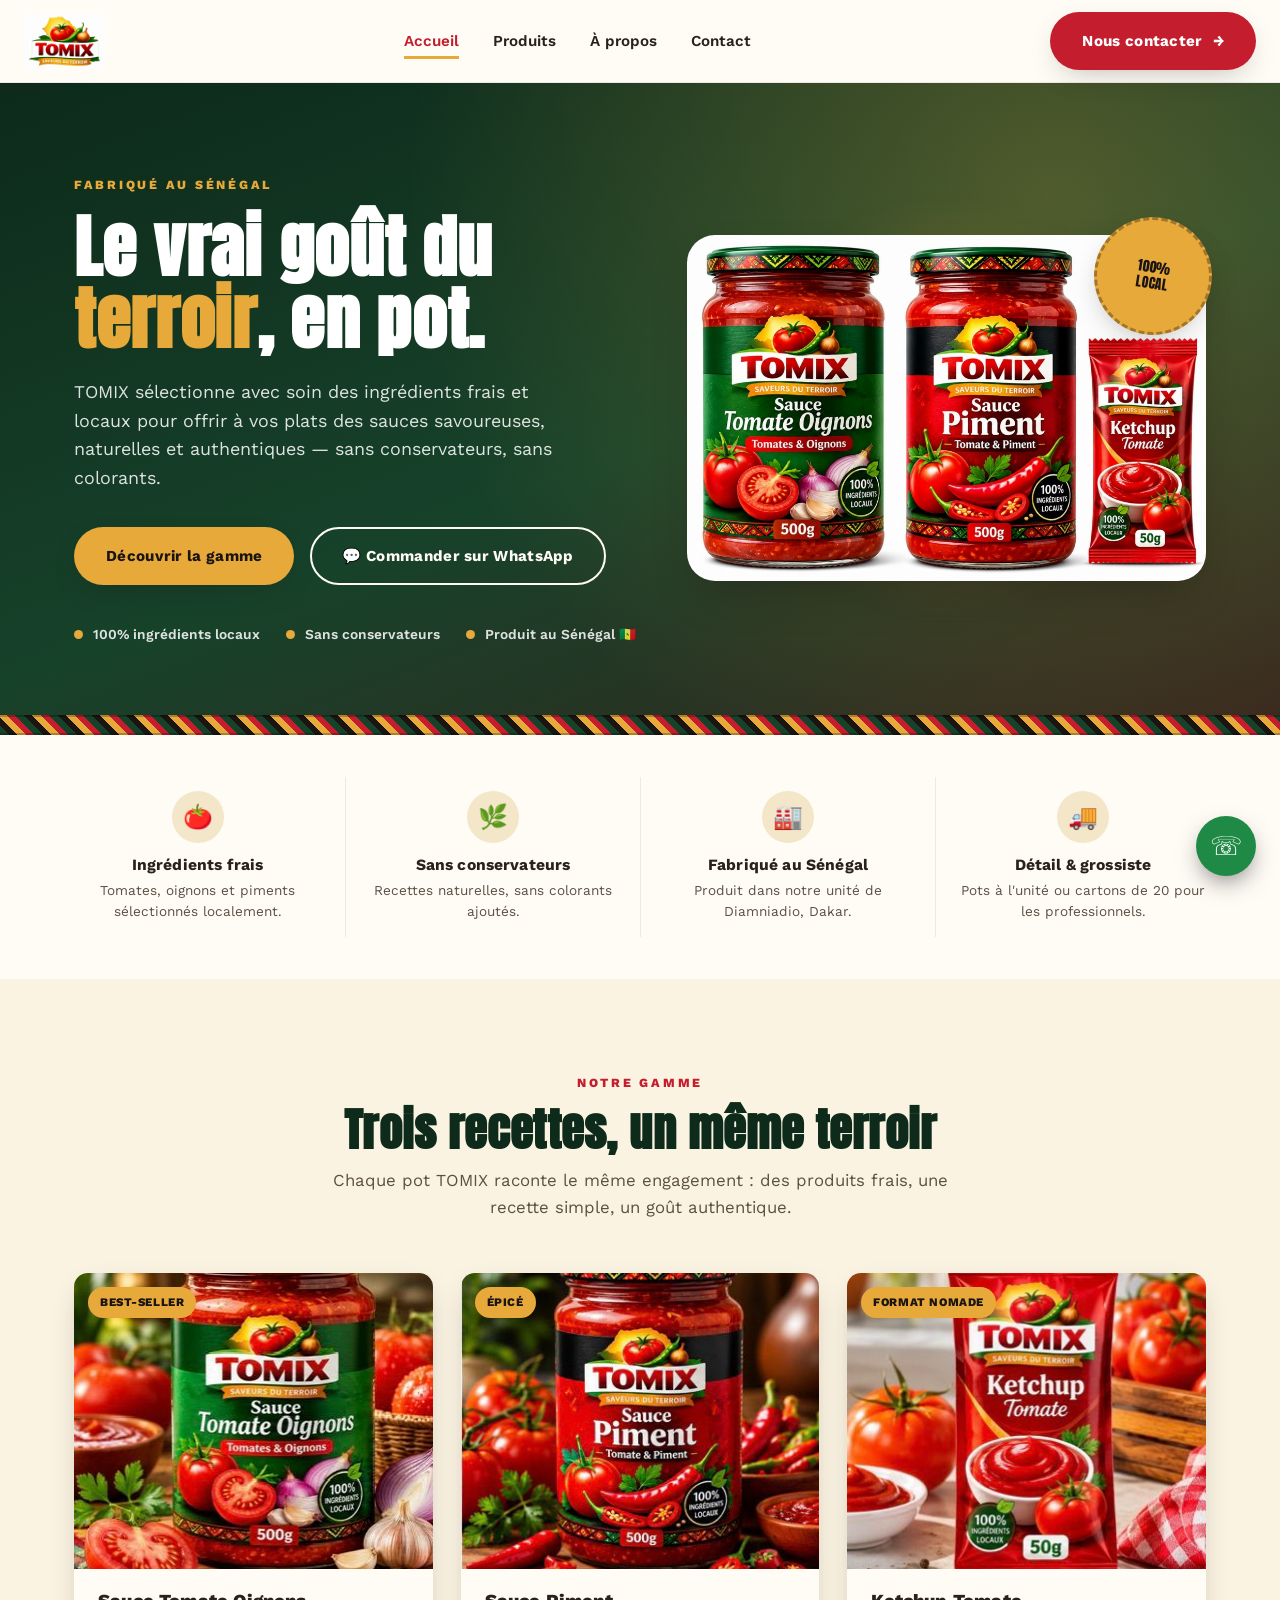
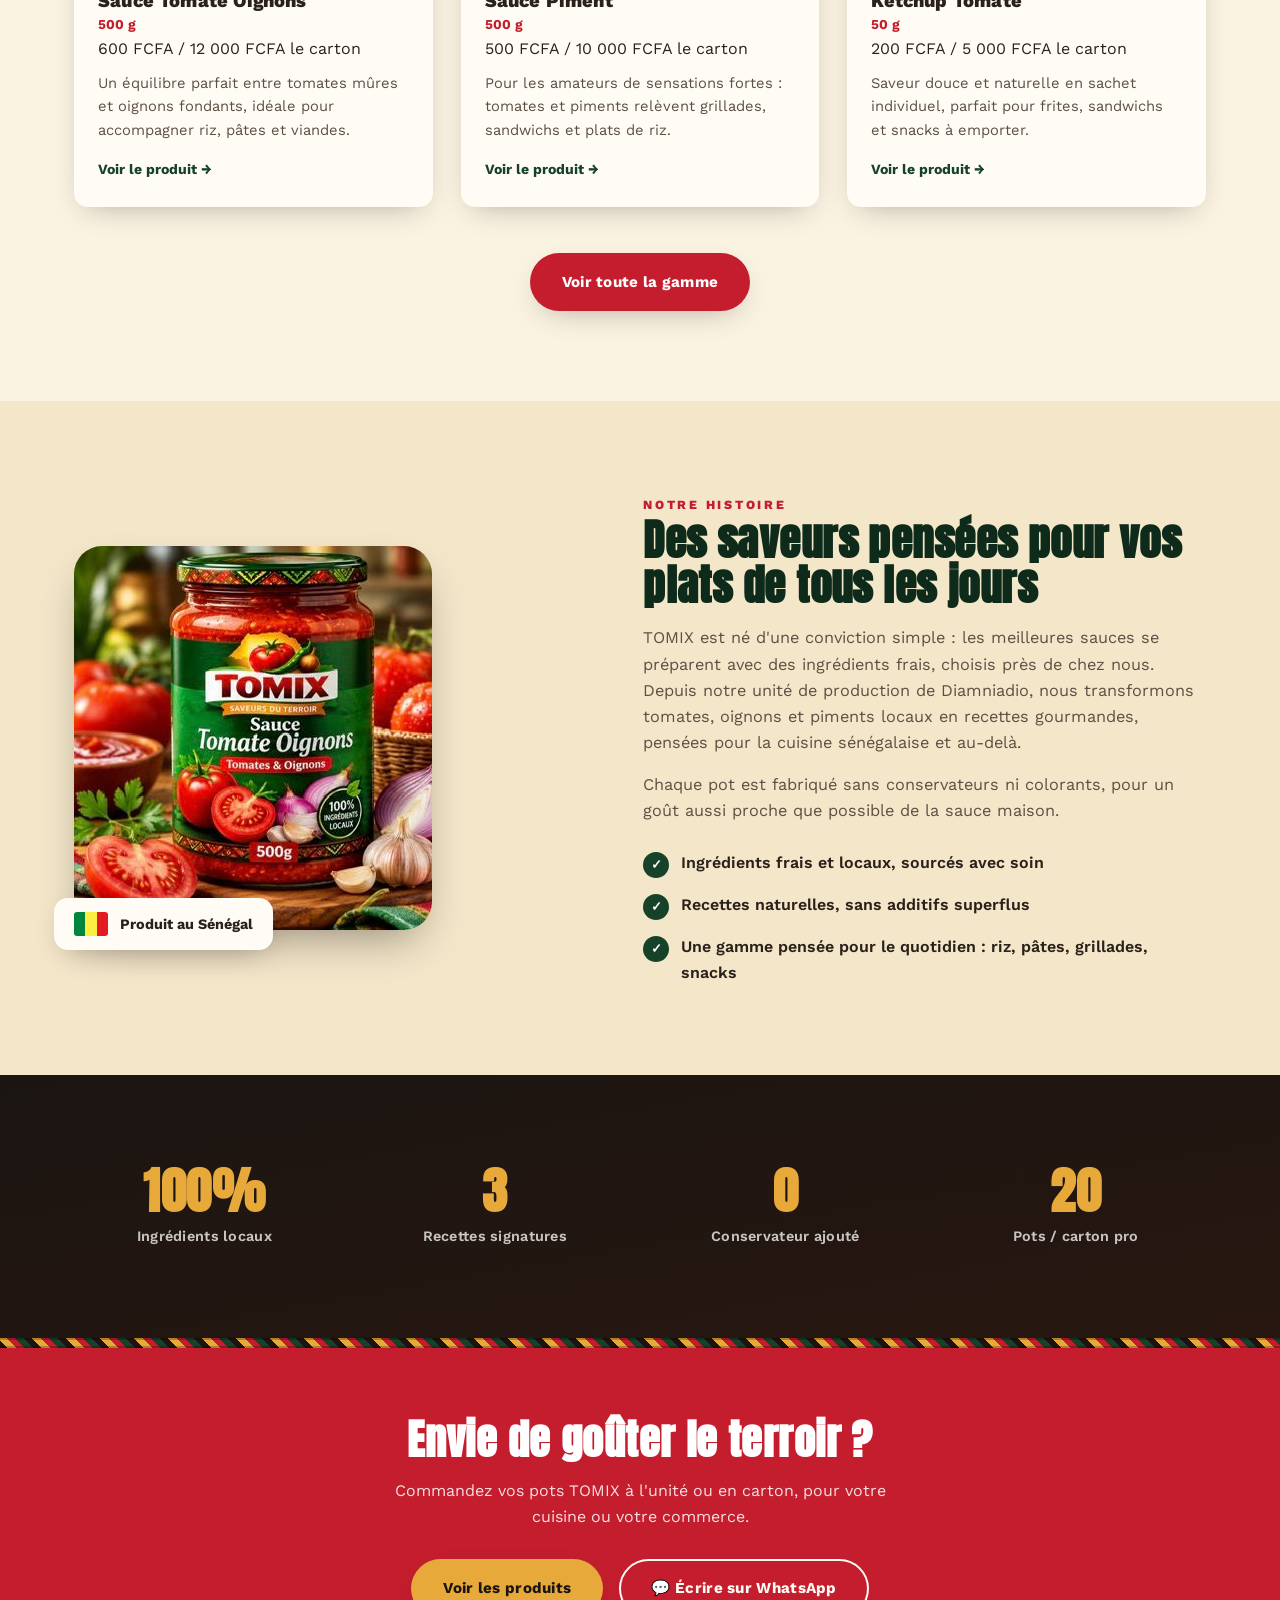
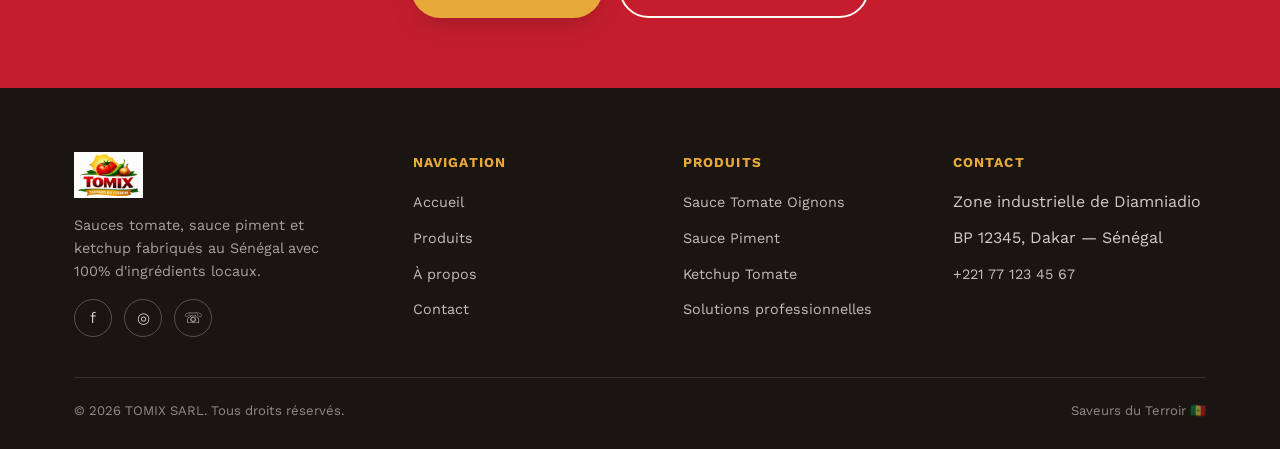
<file: index.html>
<!DOCTYPE html>
<html lang="fr">
<head>
<meta charset="UTF-8">
<meta name="viewport" content="width=device-width, initial-scale=1.0">
<title>TOMIX — Saveurs du Terroir | Sauces tomate & ketchup 100% locaux</title>
<meta name="description" content="TOMIX fabrique au Sénégal des sauces tomate oignons, sauces piment et ketchup 100% ingrédients locaux, sans conservateurs. Découvrez notre gamme.">
<link rel="icon" href="images/logo.jpg">
<link rel="stylesheet" href="css/style.css">
</head>
<body>

<header class="site-header">
  <div class="header-inner">
    <a href="index.html" class="brand">
      <img src="images/logo.jpg" alt="TOMIX — Saveurs du Terroir">
    </a>
    <nav class="main-nav">
      <a href="index.html" class="active">Accueil</a>
      <a href="produits.html">Produits</a>
      <a href="index.html#terroir">À propos</a>
      <a href="contact.html">Contact</a>
    </nav>
    <div class="header-cta">
      <a href="contact.html" class="btn btn-primary"><span class="long">Nous contacter</span><span aria-hidden="true">→</span></a>
      <button class="nav-toggle" aria-label="Ouvrir le menu" aria-expanded="false">
        <span></span><span></span><span></span>
      </button>
    </div>
  </div>
</header>

<!-- HERO -->
<section class="hero">
  <div class="container hero-inner">
    <div class="hero-text">
      <span class="eyebrow">Fabriqué au Sénégal</span>
      <h1>Le vrai goût du <span>terroir</span>, en pot.</h1>
      <p>TOMIX sélectionne avec soin des ingrédients frais et locaux pour offrir à vos plats des sauces savoureuses, naturelles et authentiques — sans conservateurs, sans colorants.</p>
      <div class="hero-actions">
        <a href="produits.html" class="btn btn-gold">Découvrir la gamme</a>
        <a href="https://wa.me/221771234567" target="_blank" rel="noopener" class="btn btn-outline">💬 Commander sur WhatsApp</a>
      </div>
      <div class="hero-badges">
        <span class="hero-badge"><span class="dot"></span>100% ingrédients locaux</span>
        <span class="hero-badge"><span class="dot"></span>Sans conservateurs</span>
        <span class="hero-badge"><span class="dot"></span>Produit au Sénégal 🇸🇳</span>
      </div>
    </div>
    <div class="hero-visual">
      <img src="images/gamme-produits.jpg" alt="Gamme TOMIX : sauce tomate oignons, sauce piment et ketchup tomate">
      <div class="hero-stamp">100%<br>LOCAL</div>
    </div>
  </div>
</section>

<div class="pattern-strip"></div>

<!-- ATOUTS -->
<section class="perks">
  <div class="container perks-grid">
    <div class="perk">
      <div class="icon">🍅</div>
      <h4>Ingrédients frais</h4>
      <p>Tomates, oignons et piments sélectionnés localement.</p>
    </div>
    <div class="perk">
      <div class="icon">🌿</div>
      <h4>Sans conservateurs</h4>
      <p>Recettes naturelles, sans colorants ajoutés.</p>
    </div>
    <div class="perk">
      <div class="icon">🏭</div>
      <h4>Fabriqué au Sénégal</h4>
      <p>Produit dans notre unité de Diamniadio, Dakar.</p>
    </div>
    <div class="perk">
      <div class="icon">🚚</div>
      <h4>Détail & grossiste</h4>
      <p>Pots à l'unité ou cartons de 20 pour les professionnels.</p>
    </div>
  </div>
</section>

<!-- GAMME (aperçu) -->
<section class="section" id="gamme">
  <div class="container">
    <div class="section-head">
      <span class="eyebrow">Notre gamme</span>
      <h2>Trois recettes, un même terroir</h2>
      <p>Chaque pot TOMIX raconte le même engagement : des produits frais, une recette simple, un goût authentique.</p>
    </div>

    <div class="product-preview-grid">
      <article class="pp-card">
        <div class="pp-media">
          <span class="pp-tag">Best-seller</span>
          <img src="images/sauce-oignons-lifestyle.jpg" alt="Sauce Tomate Oignons TOMIX 500g">
        </div>
        <div class="pp-body">
          <h3>Sauce Tomate Oignons</h3>
          <span class="weight">500 g</span>
          <span class="price">600 FCFA / 12 000 FCFA le carton</span>
          <p class="desc">Un équilibre parfait entre tomates mûres et oignons fondants, idéale pour accompagner riz, pâtes et viandes.</p>
          <a href="produits.html#tomate-oignons" class="pp-link">Voir le produit →</a>
        </div>
      </article>

      <article class="pp-card">
        <div class="pp-media">
          <span class="pp-tag">Épicé</span>
          <img src="images/sauce-piment-lifestyle.jpg" alt="Sauce Piment TOMIX 500g">
        </div>
        <div class="pp-body">
          <h3>Sauce Piment</h3>
          <span class="weight">500 g</span>
          <span class="price">500 FCFA / 10 000 FCFA le carton</span>
          <p class="desc">Pour les amateurs de sensations fortes : tomates et piments relèvent grillades, sandwichs et plats de riz.</p>
          <a href="produits.html#piment" class="pp-link">Voir le produit →</a>
        </div>
      </article>

      <article class="pp-card">
        <div class="pp-media">
          <span class="pp-tag">Format nomade</span>
          <img src="images/ketchup-lifestyle.jpg" alt="Ketchup Tomate TOMIX 50g">
        </div>
        <div class="pp-body">
          <h3>Ketchup Tomate</h3>
          <span class="weight">50 g</span>
          <span class="price">200 FCFA / 5 000 FCFA le carton</span>
          <p class="desc">Saveur douce et naturelle en sachet individuel, parfait pour frites, sandwichs et snacks à emporter.</p>
          <a href="produits.html#ketchup" class="pp-link">Voir le produit →</a>
        </div>
      </article>
    </div>

    <div class="center-cta">
      <a href="produits.html" class="btn btn-primary">Voir toute la gamme</a>
    </div>
  </div>
</section>

<!-- TERROIR / A PROPOS -->
<section class="section on-sand" id="terroir">
  <div class="container terroir">
    <div class="terroir-media">
      <img src="images/sauce-oignons-lifestyle.jpg" alt="Sauce Tomate Oignons TOMIX, ingrédients frais">
      <div class="flag-chip">
        <span class="flagbar"><span></span><span></span><span></span></span>
        Produit au Sénégal
      </div>
    </div>
    <div class="terroir-text">
      <span class="eyebrow">Notre histoire</span>
      <h2>Des saveurs pensées pour vos plats de tous les jours</h2>
      <p>TOMIX est né d'une conviction simple : les meilleures sauces se préparent avec des ingrédients frais, choisis près de chez nous. Depuis notre unité de production de Diamniadio, nous transformons tomates, oignons et piments locaux en recettes gourmandes, pensées pour la cuisine sénégalaise et au-delà.</p>
      <p>Chaque pot est fabriqué sans conservateurs ni colorants, pour un goût aussi proche que possible de la sauce maison.</p>
      <ul class="terroir-list">
        <li><span class="mark">✓</span> Ingrédients frais et locaux, sourcés avec soin</li>
        <li><span class="mark">✓</span> Recettes naturelles, sans additifs superflus</li>
        <li><span class="mark">✓</span> Une gamme pensée pour le quotidien : riz, pâtes, grillades, snacks</li>
      </ul>
    </div>
  </div>
</section>

<!-- CHIFFRES -->
<section class="section on-dark">
  <div class="container">
    <div class="stats-grid">
      <div class="stat"><h3>100%</h3><p>Ingrédients locaux</p></div>
      <div class="stat"><h3>3</h3><p>Recettes signatures</p></div>
      <div class="stat"><h3>0</h3><p>Conservateur ajouté</p></div>
      <div class="stat"><h3>20</h3><p>Pots / carton pro</p></div>
    </div>
  </div>
</section>

<div class="pattern-strip thin"></div>

<!-- CTA FINAL -->
<section class="final-cta">
  <div class="container">
    <h2>Envie de goûter le terroir ?</h2>
    <p>Commandez vos pots TOMIX à l'unité ou en carton, pour votre cuisine ou votre commerce.</p>
    <div class="actions">
      <a href="produits.html" class="btn btn-gold">Voir les produits</a>
      <a href="https://wa.me/221771234567" target="_blank" rel="noopener" class="btn btn-outline">💬 Écrire sur WhatsApp</a>
    </div>
  </div>
</section>

<footer class="site-footer">
  <div class="container">
    <div class="footer-grid">
      <div class="footer-brand">
        <img src="images/logo.jpg" alt="TOMIX">
        <p>Sauces tomate, sauce piment et ketchup fabriqués au Sénégal avec 100% d'ingrédients locaux.</p>
        <div class="footer-social">
          <a href="#" aria-label="Facebook">f</a>
          <a href="#" aria-label="Instagram">◎</a>
          <a href="https://wa.me/221771234567" target="_blank" rel="noopener" aria-label="WhatsApp">☏</a>
        </div>
      </div>
      <div class="footer-col">
        <h5>Navigation</h5>
        <ul>
          <li><a href="index.html">Accueil</a></li>
          <li><a href="produits.html">Produits</a></li>
          <li><a href="index.html#terroir">À propos</a></li>
          <li><a href="contact.html">Contact</a></li>
        </ul>
      </div>
      <div class="footer-col">
        <h5>Produits</h5>
        <ul>
          <li><a href="produits.html#tomate-oignons">Sauce Tomate Oignons</a></li>
          <li><a href="produits.html#piment">Sauce Piment</a></li>
          <li><a href="produits.html#ketchup">Ketchup Tomate</a></li>
          <li><a href="produits.html#pro">Solutions professionnelles</a></li>
        </ul>
      </div>
      <div class="footer-col">
        <h5>Contact</h5>
        <ul>
          <li>Zone industrielle de Diamniadio</li>
          <li>BP 12345, Dakar — Sénégal</li>
          <li><a href="tel:+221771234567">+221 77 123 45 67</a></li>
        </ul>
      </div>
    </div>
    <div class="footer-bottom">
      <span>© 2026 TOMIX SARL. Tous droits réservés.</span>
      <span>Saveurs du Terroir 🇸🇳</span>
    </div>
  </div>
</footer>

<a href="https://wa.me/221771234567" target="_blank" rel="noopener" class="whatsapp-float" aria-label="Contacter TOMIX sur WhatsApp">☏</a>

<script src="js/script.js"></script>
</body>
</html>
</file>
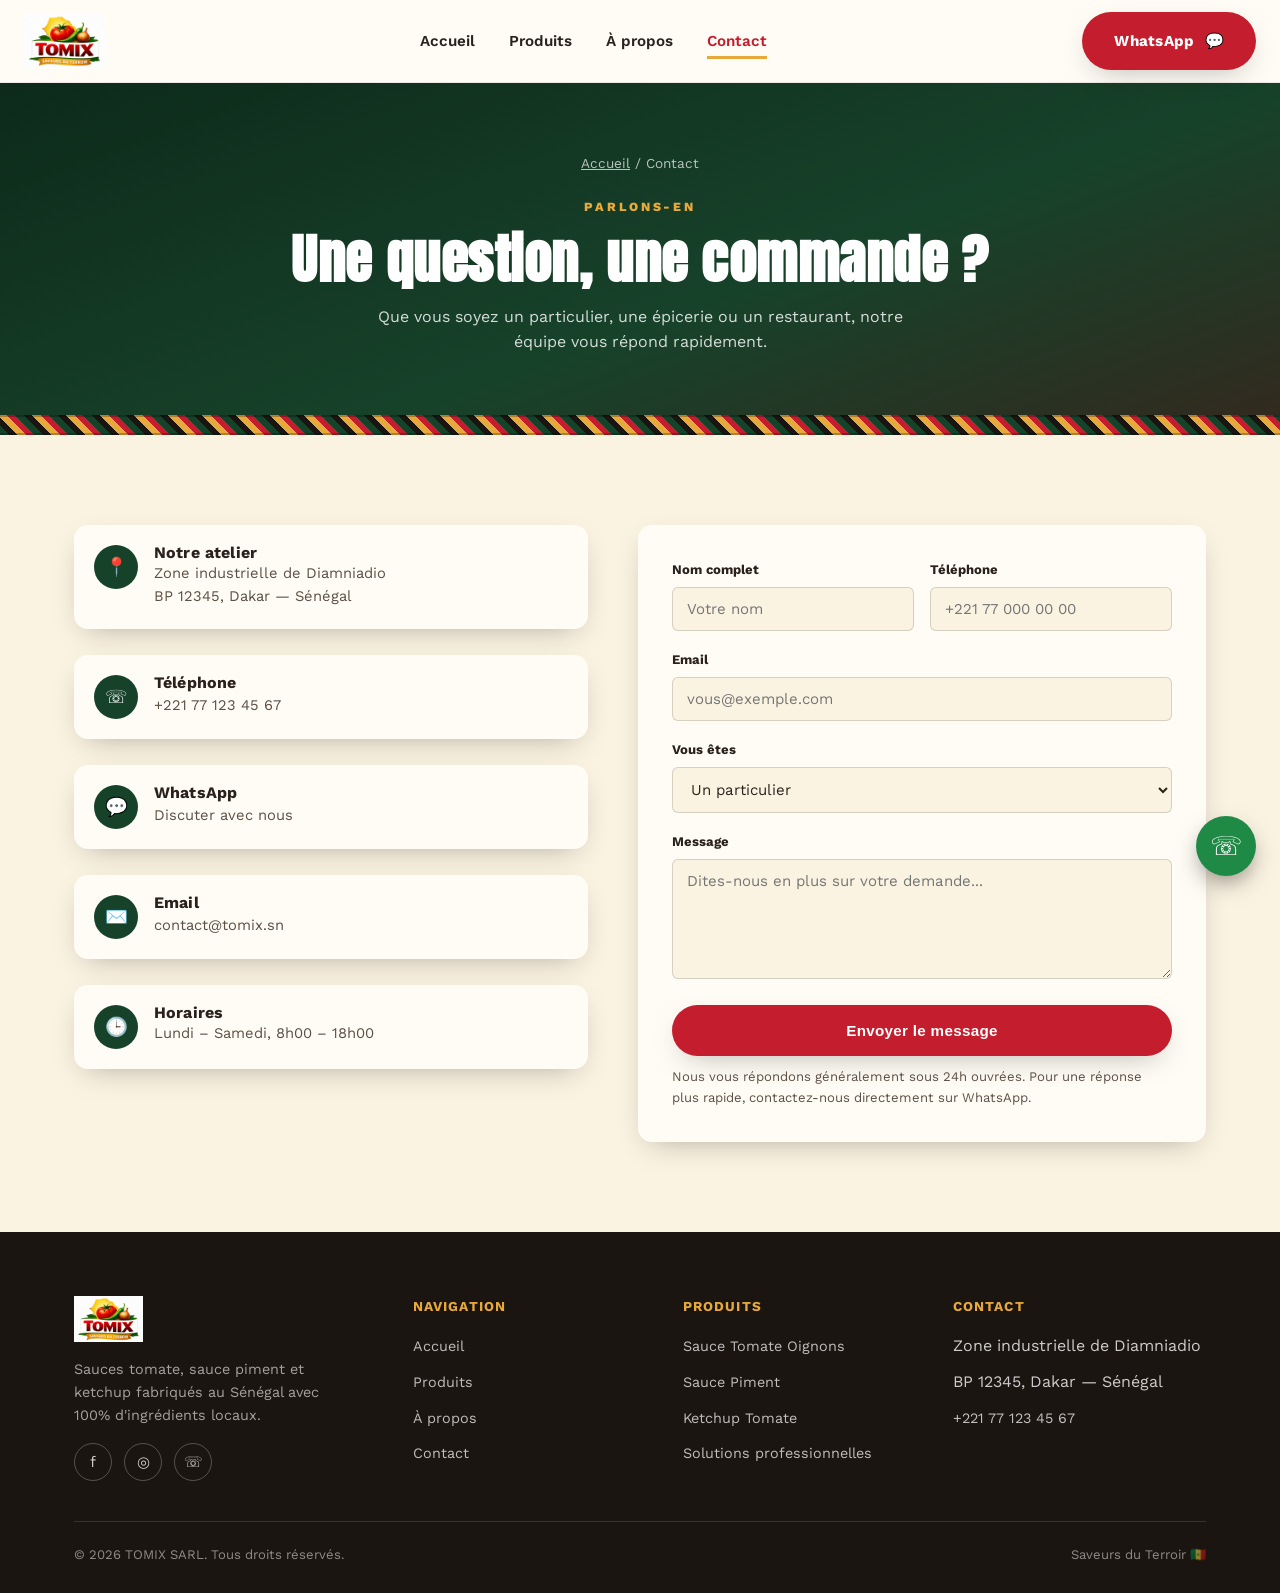
<file: contact.html>
<!DOCTYPE html>
<html lang="fr">
<head>
<meta charset="UTF-8">
<meta name="viewport" content="width=device-width, initial-scale=1.0">
<title>Contact — TOMIX | Saveurs du Terroir</title>
<meta name="description" content="Contactez TOMIX pour vos commandes, questions ou demandes de partenariat. Zone industrielle de Diamniadio, Dakar, Sénégal.">
<link rel="icon" href="images/logo.jpg">
<link rel="stylesheet" href="css/style.css">
</head>
<body>

<header class="site-header">
  <div class="header-inner">
    <a href="index.html" class="brand">
      <img src="images/logo.jpg" alt="TOMIX — Saveurs du Terroir">
    </a>
    <nav class="main-nav">
      <a href="index.html">Accueil</a>
      <a href="produits.html">Produits</a>
      <a href="index.html#terroir">À propos</a>
      <a href="contact.html" class="active">Contact</a>
    </nav>
    <div class="header-cta">
      <a href="https://wa.me/221771234567" target="_blank" rel="noopener" class="btn btn-primary"><span class="long">WhatsApp</span><span aria-hidden="true">💬</span></a>
      <button class="nav-toggle" aria-label="Ouvrir le menu" aria-expanded="false">
        <span></span><span></span><span></span>
      </button>
    </div>
  </div>
</header>

<section class="page-banner">
  <div class="container">
    <div class="crumbs"><a href="index.html">Accueil</a> / Contact</div>
    <span class="eyebrow">Parlons-en</span>
    <h1>Une question, une commande ?</h1>
    <p>Que vous soyez un particulier, une épicerie ou un restaurant, notre équipe vous répond rapidement.</p>
  </div>
</section>

<div class="pattern-strip"></div>

<section class="section">
  <div class="container contact-wrap">
    <div class="contact-info">
      <div class="contact-item">
        <div class="icon">📍</div>
        <div>
          <h4>Notre atelier</h4>
          <p>Zone industrielle de Diamniadio<br>BP 12345, Dakar — Sénégal</p>
        </div>
      </div>
      <div class="contact-item">
        <div class="icon">☏</div>
        <div>
          <h4>Téléphone</h4>
          <a href="tel:+221771234567">+221 77 123 45 67</a>
        </div>
      </div>
      <div class="contact-item">
        <div class="icon">💬</div>
        <div>
          <h4>WhatsApp</h4>
          <a href="https://wa.me/221771234567" target="_blank" rel="noopener">Discuter avec nous</a>
        </div>
      </div>
      <div class="contact-item">
        <div class="icon">✉️</div>
        <div>
          <h4>Email</h4>
          <a href="mailto:contact@tomix.sn">contact@tomix.sn</a>
        </div>
      </div>
      <div class="contact-item">
        <div class="icon">🕒</div>
        <div>
          <h4>Horaires</h4>
          <p>Lundi – Samedi, 8h00 – 18h00</p>
        </div>
      </div>
    </div>

    <form class="contact-form">
      <div class="form-row">
        <div class="field">
          <label for="nom">Nom complet</label>
          <input type="text" id="nom" name="nom" placeholder="Votre nom" required>
        </div>
        <div class="field">
          <label for="telephone">Téléphone</label>
          <input type="tel" id="telephone" name="telephone" placeholder="+221 77 000 00 00">
        </div>
      </div>

      <div class="field">
        <label for="email">Email</label>
        <input type="email" id="email" name="email" placeholder="vous@exemple.com" required>
      </div>

      <div class="field">
        <label for="sujet">Vous êtes</label>
        <select id="sujet" name="sujet">
          <option>Un particulier</option>
          <option>Une épicerie / boutique</option>
          <option>Un restaurant</option>
          <option>Un grossiste / distributeur</option>
          <option>Autre</option>
        </select>
      </div>

      <div class="field">
        <label for="message">Message</label>
        <textarea id="message" name="message" placeholder="Dites-nous en plus sur votre demande..." required></textarea>
      </div>

      <button type="submit" class="btn btn-primary" style="width:100%; justify-content:center;">Envoyer le message</button>
      <p class="form-note">Nous vous répondons généralement sous 24h ouvrées. Pour une réponse plus rapide, contactez-nous directement sur WhatsApp.</p>
    </form>
  </div>
</section>

<footer class="site-footer">
  <div class="container">
    <div class="footer-grid">
      <div class="footer-brand">
        <img src="images/logo.jpg" alt="TOMIX">
        <p>Sauces tomate, sauce piment et ketchup fabriqués au Sénégal avec 100% d'ingrédients locaux.</p>
        <div class="footer-social">
          <a href="#" aria-label="Facebook">f</a>
          <a href="#" aria-label="Instagram">◎</a>
          <a href="https://wa.me/221771234567" target="_blank" rel="noopener" aria-label="WhatsApp">☏</a>
        </div>
      </div>
      <div class="footer-col">
        <h5>Navigation</h5>
        <ul>
          <li><a href="index.html">Accueil</a></li>
          <li><a href="produits.html">Produits</a></li>
          <li><a href="index.html#terroir">À propos</a></li>
          <li><a href="contact.html">Contact</a></li>
        </ul>
      </div>
      <div class="footer-col">
        <h5>Produits</h5>
        <ul>
          <li><a href="produits.html#tomate-oignons">Sauce Tomate Oignons</a></li>
          <li><a href="produits.html#piment">Sauce Piment</a></li>
          <li><a href="produits.html#ketchup">Ketchup Tomate</a></li>
          <li><a href="produits.html#pro">Solutions professionnelles</a></li>
        </ul>
      </div>
      <div class="footer-col">
        <h5>Contact</h5>
        <ul>
          <li>Zone industrielle de Diamniadio</li>
          <li>BP 12345, Dakar — Sénégal</li>
          <li><a href="tel:+221771234567">+221 77 123 45 67</a></li>
        </ul>
      </div>
    </div>
    <div class="footer-bottom">
      <span>© 2026 TOMIX SARL. Tous droits réservés.</span>
      <span>Saveurs du Terroir 🇸🇳</span>
    </div>
  </div>
</footer>

<a href="https://wa.me/221771234567" target="_blank" rel="noopener" class="whatsapp-float" aria-label="Contacter TOMIX sur WhatsApp">☏</a>

<script src="js/script.js"></script>
</body>
</html>
</file>
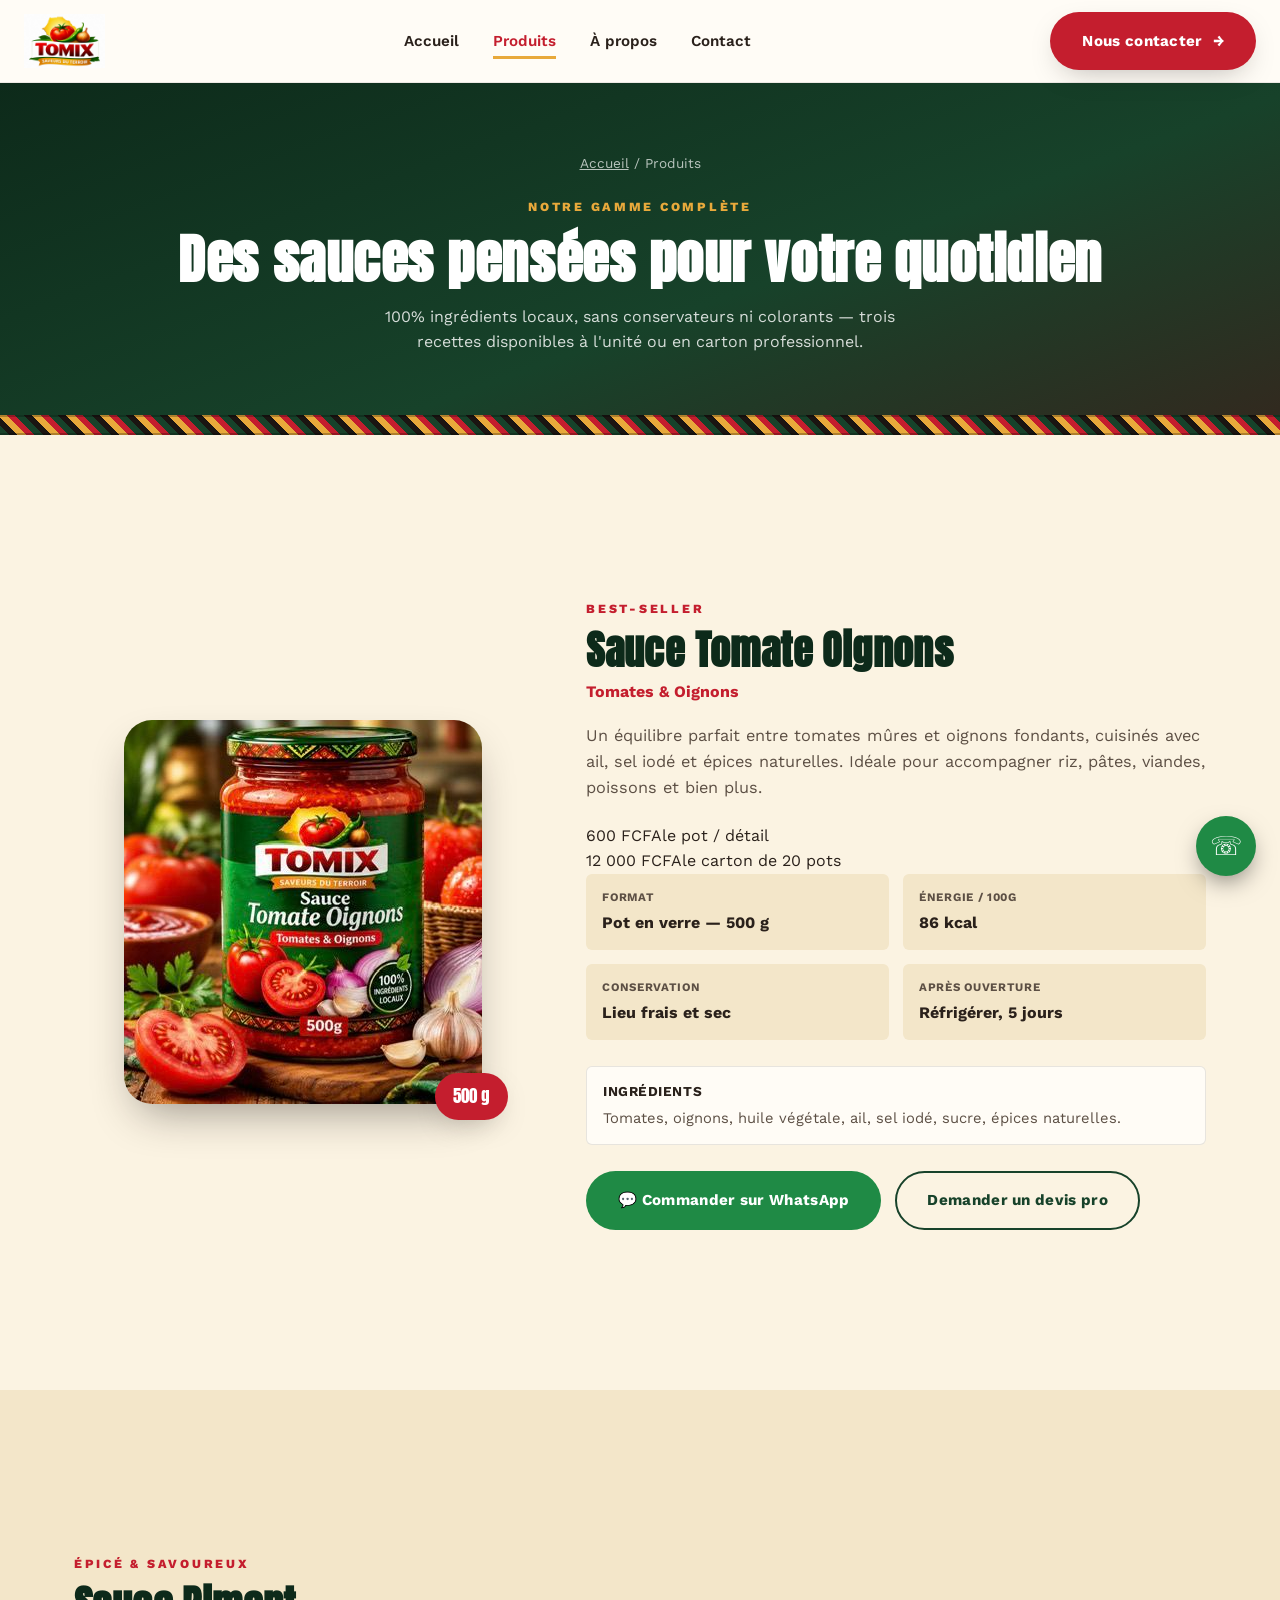
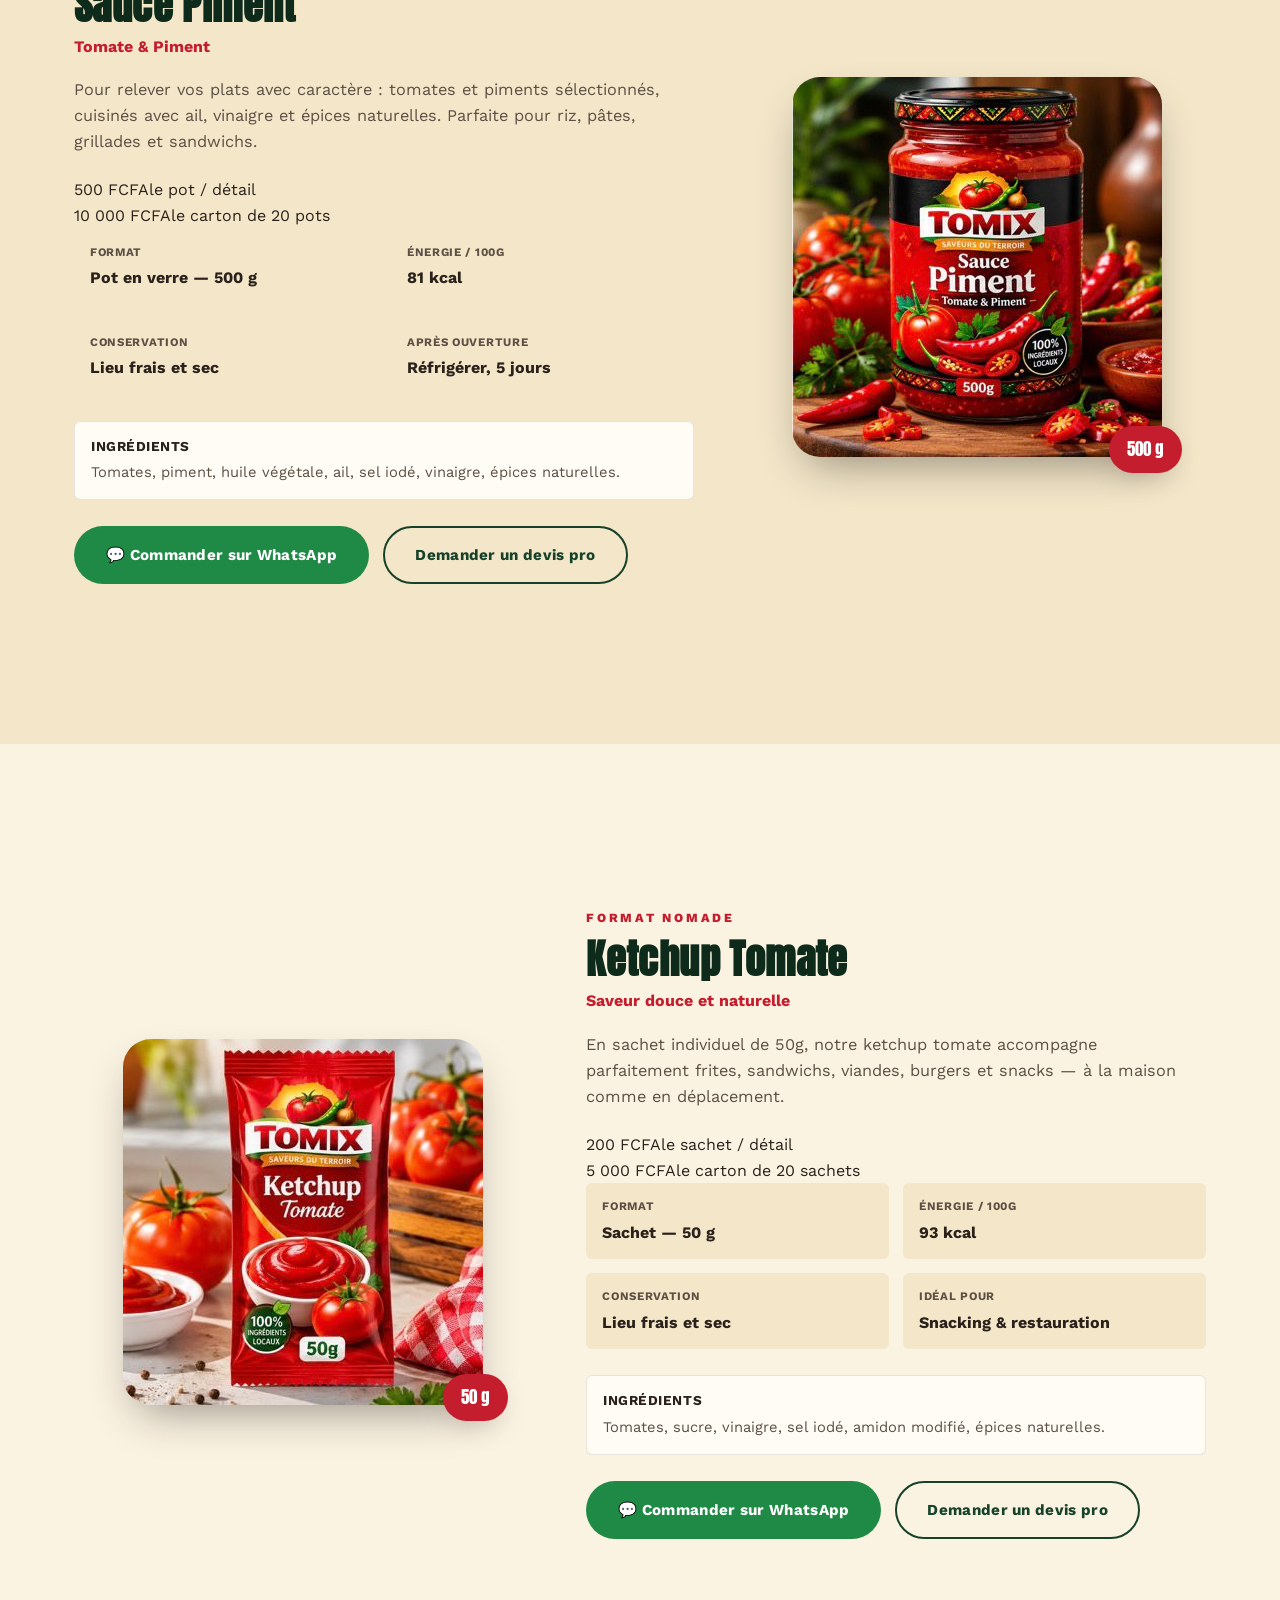
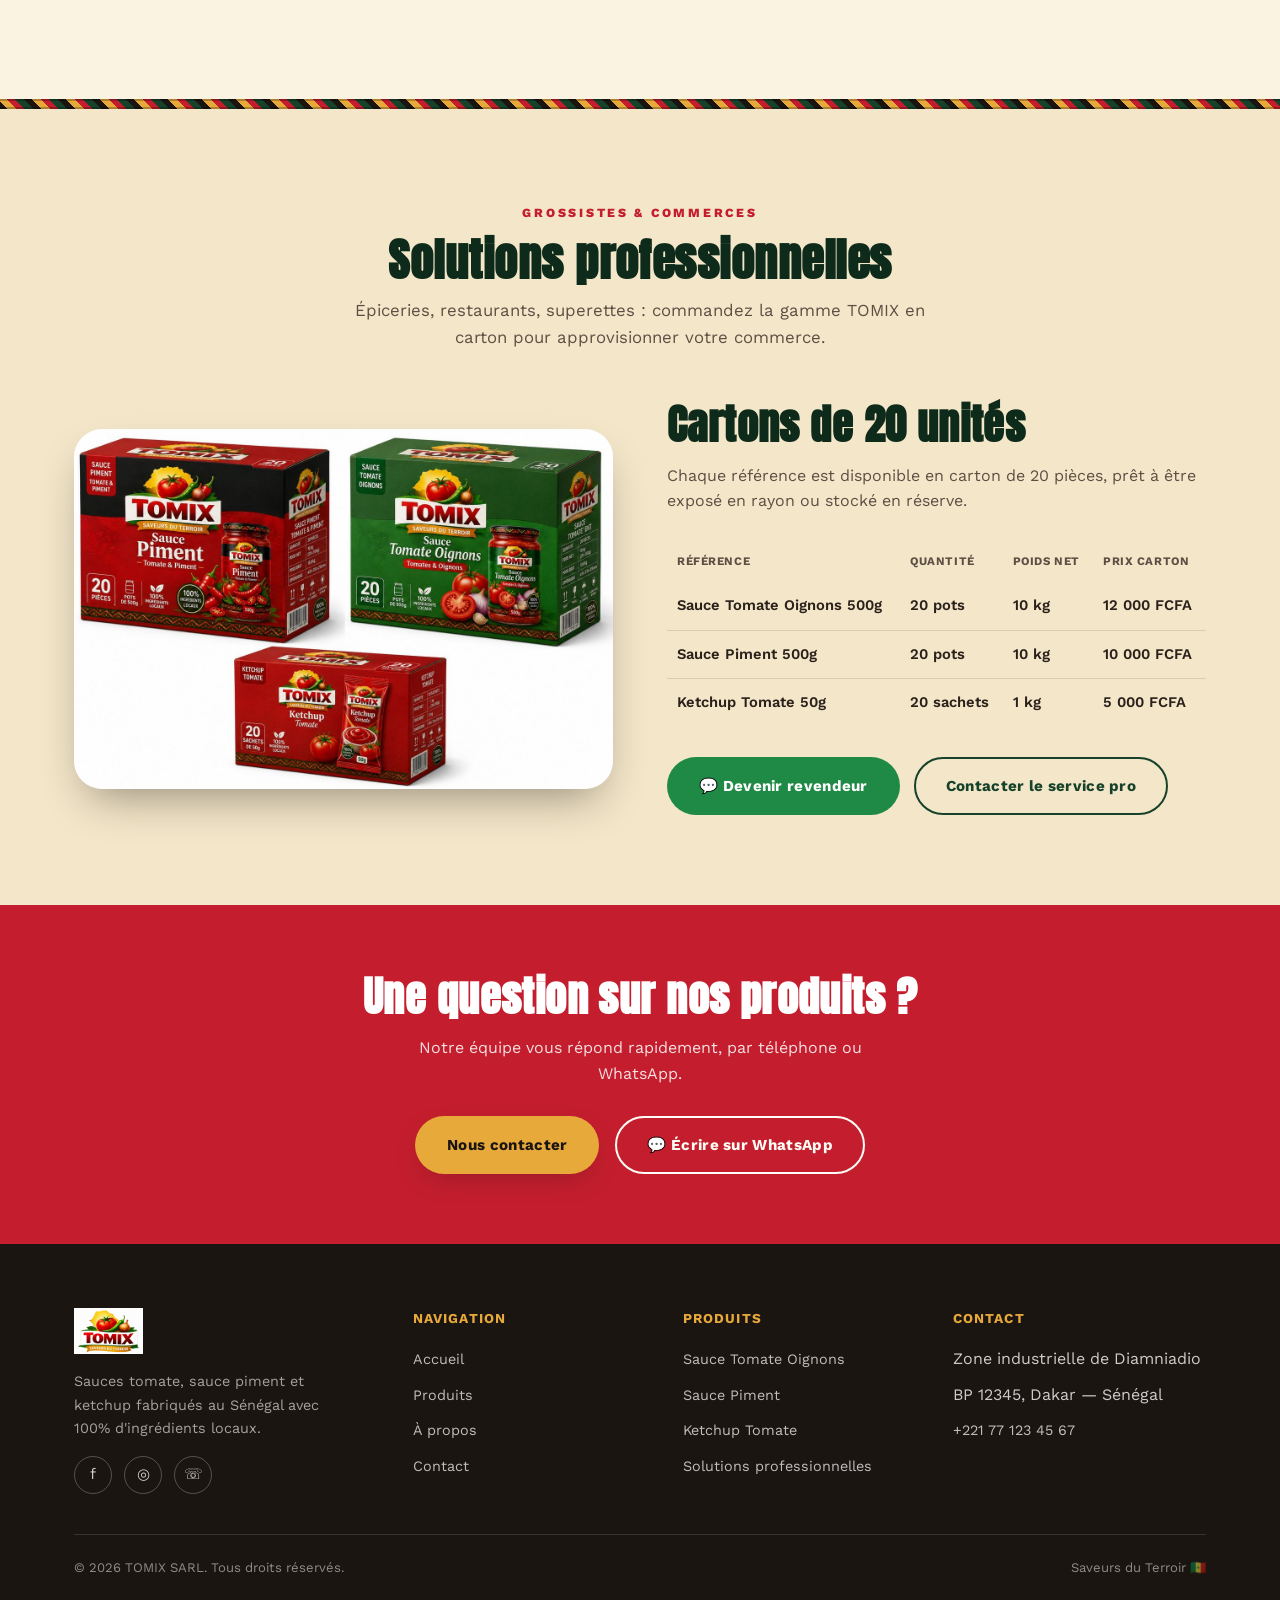
<file: produits.html>
<!DOCTYPE html>
<html lang="fr">
<head>
<meta charset="UTF-8">
<meta name="viewport" content="width=device-width, initial-scale=1.0">
<title>Nos produits — TOMIX | Sauce Tomate Oignons, Sauce Piment, Ketchup</title>
<meta name="description" content="Découvrez la gamme TOMIX : Sauce Tomate Oignons 500g, Sauce Piment 500g et Ketchup Tomate 50g. Disponibles à l'unité ou en carton pour professionnels.">
<link rel="icon" href="images/logo.jpg">
<link rel="stylesheet" href="css/style.css">
</head>
<body>

<header class="site-header">
  <div class="header-inner">
    <a href="index.html" class="brand">
      <img src="images/logo.jpg" alt="TOMIX — Saveurs du Terroir">
    </a>
    <nav class="main-nav">
      <a href="index.html">Accueil</a>
      <a href="produits.html" class="active">Produits</a>
      <a href="index.html#terroir">À propos</a>
      <a href="contact.html">Contact</a>
    </nav>
    <div class="header-cta">
      <a href="contact.html" class="btn btn-primary"><span class="long">Nous contacter</span><span aria-hidden="true">→</span></a>
      <button class="nav-toggle" aria-label="Ouvrir le menu" aria-expanded="false">
        <span></span><span></span><span></span>
      </button>
    </div>
  </div>
</header>

<section class="page-banner">
  <div class="container">
    <div class="crumbs"><a href="index.html">Accueil</a> / Produits</div>
    <span class="eyebrow">Notre gamme complète</span>
    <h1>Des sauces pensées pour votre quotidien</h1>
    <p>100% ingrédients locaux, sans conservateurs ni colorants — trois recettes disponibles à l'unité ou en carton professionnel.</p>
  </div>
</section>

<div class="pattern-strip"></div>

<!-- SAUCE TOMATE OIGNONS -->
<section class="section" id="tomate-oignons">
  <div class="container">
    <div class="product-detail">
      <div class="pd-media">
        <img src="images/sauce-oignons-lifestyle.jpg" alt="Sauce Tomate Oignons TOMIX 500g">
        <span class="weight-stamp">500 g</span>
      </div>
      <div class="pd-info">
        <span class="eyebrow">Best-seller</span>
        <h2>Sauce Tomate Oignons</h2>
        <p class="subtitle">Tomates & Oignons</p>
        <p class="lead">Un équilibre parfait entre tomates mûres et oignons fondants, cuisinés avec ail, sel iodé et épices naturelles. Idéale pour accompagner riz, pâtes, viandes, poissons et bien plus.</p>

        <div class="pd-price">
          <div class="price-tag main"><span class="amount">600 FCFA</span><span class="unit">le pot / détail</span></div>
          <div class="price-tag alt"><span class="amount">12 000 FCFA</span><span class="unit">le carton de 20 pots</span></div>
        </div>

        <div class="pd-facts">
          <div class="pd-fact"><span class="label">Format</span><span class="value">Pot en verre — 500 g</span></div>
          <div class="pd-fact"><span class="label">Énergie / 100g</span><span class="value">86 kcal</span></div>
          <div class="pd-fact"><span class="label">Conservation</span><span class="value">Lieu frais et sec</span></div>
          <div class="pd-fact"><span class="label">Après ouverture</span><span class="value">Réfrigérer, 5 jours</span></div>
        </div>

        <div class="pd-ingredients">
          <strong>Ingrédients</strong>
          Tomates, oignons, huile végétale, ail, sel iodé, sucre, épices naturelles.
        </div>

        <div class="pd-actions">
          <a href="https://wa.me/221771234567?text=Bonjour%2C%20je%20souhaite%20commander%20la%20Sauce%20Tomate%20Oignons%20500g" target="_blank" rel="noopener" class="btn btn-whatsapp">💬 Commander sur WhatsApp</a>
          <a href="contact.html" class="btn btn-outline-dark">Demander un devis pro</a>
        </div>
      </div>
    </div>
  </div>
</section>

<!-- SAUCE PIMENT -->
<section class="section on-sand" id="piment">
  <div class="container">
    <div class="product-detail reverse">
      <div class="pd-media">
        <img src="images/sauce-piment-lifestyle.jpg" alt="Sauce Piment TOMIX 500g">
        <span class="weight-stamp">500 g</span>
      </div>
      <div class="pd-info">
        <span class="eyebrow">Épicé & savoureux</span>
        <h2>Sauce Piment</h2>
        <p class="subtitle">Tomate & Piment</p>
        <p class="lead">Pour relever vos plats avec caractère : tomates et piments sélectionnés, cuisinés avec ail, vinaigre et épices naturelles. Parfaite pour riz, pâtes, grillades et sandwichs.</p>

        <div class="pd-price">
          <div class="price-tag main"><span class="amount">500 FCFA</span><span class="unit">le pot / détail</span></div>
          <div class="price-tag alt"><span class="amount">10 000 FCFA</span><span class="unit">le carton de 20 pots</span></div>
        </div>

        <div class="pd-facts">
          <div class="pd-fact"><span class="label">Format</span><span class="value">Pot en verre — 500 g</span></div>
          <div class="pd-fact"><span class="label">Énergie / 100g</span><span class="value">81 kcal</span></div>
          <div class="pd-fact"><span class="label">Conservation</span><span class="value">Lieu frais et sec</span></div>
          <div class="pd-fact"><span class="label">Après ouverture</span><span class="value">Réfrigérer, 5 jours</span></div>
        </div>

        <div class="pd-ingredients">
          <strong>Ingrédients</strong>
          Tomates, piment, huile végétale, ail, sel iodé, vinaigre, épices naturelles.
        </div>

        <div class="pd-actions">
          <a href="https://wa.me/221771234567?text=Bonjour%2C%20je%20souhaite%20commander%20la%20Sauce%20Piment%20500g" target="_blank" rel="noopener" class="btn btn-whatsapp">💬 Commander sur WhatsApp</a>
          <a href="contact.html" class="btn btn-outline-dark">Demander un devis pro</a>
        </div>
      </div>
    </div>
  </div>
</section>

<!-- KETCHUP -->
<section class="section" id="ketchup">
  <div class="container">
    <div class="product-detail">
      <div class="pd-media">
        <img src="images/ketchup-lifestyle.jpg" alt="Ketchup Tomate TOMIX 50g">
        <span class="weight-stamp">50 g</span>
      </div>
      <div class="pd-info">
        <span class="eyebrow">Format nomade</span>
        <h2>Ketchup Tomate</h2>
        <p class="subtitle">Saveur douce et naturelle</p>
        <p class="lead">En sachet individuel de 50g, notre ketchup tomate accompagne parfaitement frites, sandwichs, viandes, burgers et snacks — à la maison comme en déplacement.</p>

        <div class="pd-price">
          <div class="price-tag main"><span class="amount">200 FCFA</span><span class="unit">le sachet / détail</span></div>
          <div class="price-tag alt"><span class="amount">5 000 FCFA</span><span class="unit">le carton de 20 sachets</span></div>
        </div>

        <div class="pd-facts">
          <div class="pd-fact"><span class="label">Format</span><span class="value">Sachet — 50 g</span></div>
          <div class="pd-fact"><span class="label">Énergie / 100g</span><span class="value">93 kcal</span></div>
          <div class="pd-fact"><span class="label">Conservation</span><span class="value">Lieu frais et sec</span></div>
          <div class="pd-fact"><span class="label">Idéal pour</span><span class="value">Snacking & restauration</span></div>
        </div>

        <div class="pd-ingredients">
          <strong>Ingrédients</strong>
          Tomates, sucre, vinaigre, sel iodé, amidon modifié, épices naturelles.
        </div>

        <div class="pd-actions">
          <a href="https://wa.me/221771234567?text=Bonjour%2C%20je%20souhaite%20commander%20le%20Ketchup%20Tomate%2050g" target="_blank" rel="noopener" class="btn btn-whatsapp">💬 Commander sur WhatsApp</a>
          <a href="contact.html" class="btn btn-outline-dark">Demander un devis pro</a>
        </div>
      </div>
    </div>
  </div>
</section>

<div class="pattern-strip thin"></div>

<!-- SOLUTIONS PROFESSIONNELLES / CARTONS -->
<section class="section on-sand" id="pro">
  <div class="container">
    <div class="section-head">
      <span class="eyebrow">Grossistes & commerces</span>
      <h2>Solutions professionnelles</h2>
      <p>Épiceries, restaurants, superettes : commandez la gamme TOMIX en carton pour approvisionner votre commerce.</p>
    </div>

    <div class="wholesale">
      <div class="wholesale-media">
        <img src="images/cartons-caisses.jpg" alt="Cartons TOMIX de 20 pots — Sauce Piment, Sauce Tomate Oignons, Ketchup">
      </div>
      <div class="wholesale-text">
        <h2>Cartons de 20 unités</h2>
        <p class="lead">Chaque référence est disponible en carton de 20 pièces, prêt à être exposé en rayon ou stocké en réserve.</p>

        <table class="spec-table">
          <thead>
            <tr><th>Référence</th><th>Quantité</th><th>Poids net</th><th>Prix carton</th></tr>
          </thead>
          <tbody>
            <tr><td>Sauce Tomate Oignons 500g</td><td>20 pots</td><td>10 kg</td><td>12 000 FCFA</td></tr>
            <tr><td>Sauce Piment 500g</td><td>20 pots</td><td>10 kg</td><td>10 000 FCFA</td></tr>
            <tr><td>Ketchup Tomate 50g</td><td>20 sachets</td><td>1 kg</td><td>5 000 FCFA</td></tr>
          </tbody>
        </table>

        <div class="pd-actions">
          <a href="https://wa.me/221771234567?text=Bonjour%2C%20je%20suis%20un%20professionnel%20et%20je%20souhaite%20des%20informations%20sur%20les%20cartons%20TOMIX" target="_blank" rel="noopener" class="btn btn-whatsapp">💬 Devenir revendeur</a>
          <a href="contact.html" class="btn btn-outline-dark">Contacter le service pro</a>
        </div>
      </div>
    </div>
  </div>
</section>

<!-- CTA FINAL -->
<section class="final-cta">
  <div class="container">
    <h2>Une question sur nos produits ?</h2>
    <p>Notre équipe vous répond rapidement, par téléphone ou WhatsApp.</p>
    <div class="actions">
      <a href="contact.html" class="btn btn-gold">Nous contacter</a>
      <a href="https://wa.me/221771234567" target="_blank" rel="noopener" class="btn btn-outline">💬 Écrire sur WhatsApp</a>
    </div>
  </div>
</section>

<footer class="site-footer">
  <div class="container">
    <div class="footer-grid">
      <div class="footer-brand">
        <img src="images/logo.jpg" alt="TOMIX">
        <p>Sauces tomate, sauce piment et ketchup fabriqués au Sénégal avec 100% d'ingrédients locaux.</p>
        <div class="footer-social">
          <a href="#" aria-label="Facebook">f</a>
          <a href="#" aria-label="Instagram">◎</a>
          <a href="https://wa.me/221771234567" target="_blank" rel="noopener" aria-label="WhatsApp">☏</a>
        </div>
      </div>
      <div class="footer-col">
        <h5>Navigation</h5>
        <ul>
          <li><a href="index.html">Accueil</a></li>
          <li><a href="produits.html">Produits</a></li>
          <li><a href="index.html#terroir">À propos</a></li>
          <li><a href="contact.html">Contact</a></li>
        </ul>
      </div>
      <div class="footer-col">
        <h5>Produits</h5>
        <ul>
          <li><a href="produits.html#tomate-oignons">Sauce Tomate Oignons</a></li>
          <li><a href="produits.html#piment">Sauce Piment</a></li>
          <li><a href="produits.html#ketchup">Ketchup Tomate</a></li>
          <li><a href="produits.html#pro">Solutions professionnelles</a></li>
        </ul>
      </div>
      <div class="footer-col">
        <h5>Contact</h5>
        <ul>
          <li>Zone industrielle de Diamniadio</li>
          <li>BP 12345, Dakar — Sénégal</li>
          <li><a href="tel:+221771234567">+221 77 123 45 67</a></li>
        </ul>
      </div>
    </div>
    <div class="footer-bottom">
      <span>© 2026 TOMIX SARL. Tous droits réservés.</span>
      <span>Saveurs du Terroir 🇸🇳</span>
    </div>
  </div>
</footer>

<a href="https://wa.me/221771234567" target="_blank" rel="noopener" class="whatsapp-float" aria-label="Contacter TOMIX sur WhatsApp">☏</a>

<script src="js/script.js"></script>
</body>
</html>
</file>
<file: css/style.css>
/* =========================================================
   TOMIX — Saveurs du Terroir
   Feuille de style principale
   ========================================================= */

@import url('https://fonts.googleapis.com/css2?family=Anton&family=Work+Sans:ital,wght@0,400;0,500;0,600;0,700;0,800;1,400&display=swap');

:root {
  /* Palette — puisée dans les emballages TOMIX */
  --tomix-red: #C41E2E;
  --tomix-red-dark: #7E1019;
  --tomix-red-darker: #530B11;
  --tomix-green: #17422A;
  --tomix-green-dark: #0D2A1A;
  --tomix-green-light: #2B6B44;
  --tomix-gold: #E8A93B;
  --tomix-gold-dark: #C4841D;
  --tomix-black: #1B1512;
  --cream: #FBF3E2;
  --sand: #F3E6C9;
  --paper: #FFFCF6;
  --ink: #2A211B;
  --ink-soft: #5C4F44;

  --font-display: 'Anton', 'Arial Narrow', sans-serif;
  --font-body: 'Work Sans', -apple-system, BlinkMacSystemFont, sans-serif;

  --radius-sm: 6px;
  --radius-md: 14px;
  --radius-lg: 28px;

  --shadow-soft: 0 10px 30px -12px rgba(27, 21, 18, 0.35);
  --shadow-lift: 0 20px 45px -15px rgba(27, 21, 18, 0.45);
}

* { margin: 0; padding: 0; box-sizing: border-box; }

html { scroll-behavior: smooth; }

body {
  font-family: var(--font-body);
  color: var(--ink);
  background: var(--cream);
  line-height: 1.6;
  overflow-x: hidden;
}

img { max-width: 100%; display: block; }

a { color: inherit; text-decoration: none; }

ul { list-style: none; }

.container {
  width: 100%;
  max-width: 1180px;
  margin: 0 auto;
  padding: 0 24px;
}

h1, h2, h3, h4 {
  font-family: var(--font-display);
  letter-spacing: 0.01em;
  line-height: 1.05;
  color: var(--tomix-green-dark);
}

.eyebrow {
  font-family: var(--font-body);
  font-weight: 800;
  font-size: 0.78rem;
  letter-spacing: 0.22em;
  text-transform: uppercase;
  color: var(--tomix-red);
}

.section-head {
  text-align: center;
  max-width: 620px;
  margin: 0 auto 52px;
}
.section-head h2 { font-size: clamp(2rem, 4vw, 2.9rem); margin-top: 10px; }
.section-head p { margin-top: 14px; color: var(--ink-soft); font-size: 1.05rem; }

/* =========================================================
   Motif "wax" — signature graphique répétée du losange
   ========================================================= */
.pattern-strip {
  height: 20px;
  width: 100%;
  background:
    repeating-linear-gradient(45deg,
      var(--tomix-gold) 0 6px,
      var(--tomix-red) 6px 12px,
      var(--tomix-green) 12px 18px,
      var(--tomix-black) 18px 24px);
  background-size: 34px 34px;
  border-top: 2px solid rgba(0,0,0,.25);
  border-bottom: 2px solid rgba(0,0,0,.25);
}
.pattern-strip.thin { height: 10px; }

/* =========================================================
   Boutons
   ========================================================= */
.btn {
  display: inline-flex;
  align-items: center;
  gap: 10px;
  padding: 15px 30px;
  border-radius: 999px;
  font-weight: 700;
  font-size: 0.95rem;
  letter-spacing: 0.02em;
  border: 2px solid transparent;
  cursor: pointer;
  transition: transform .18s ease, box-shadow .18s ease, background .18s ease, color .18s ease;
  white-space: nowrap;
}
.btn:hover { transform: translateY(-3px); }

.btn-primary {
  background: var(--tomix-red);
  color: #fff;
  box-shadow: var(--shadow-soft);
}
.btn-primary:hover { background: var(--tomix-red-dark); box-shadow: var(--shadow-lift); }

.btn-gold {
  background: var(--tomix-gold);
  color: var(--tomix-black);
  box-shadow: var(--shadow-soft);
}
.btn-gold:hover { background: var(--tomix-gold-dark); box-shadow: var(--shadow-lift); }

.btn-outline {
  background: transparent;
  border-color: currentColor;
  color: var(--paper);
}
.btn-outline:hover { background: rgba(255,255,255,.12); }

.btn-outline-dark {
  background: transparent;
  border-color: var(--tomix-green);
  color: var(--tomix-green);
}
.btn-outline-dark:hover { background: var(--tomix-green); color: #fff; }

.btn-whatsapp {
  background: #1F8A45;
  color: #fff;
}
.btn-whatsapp:hover { background: #166A34; }

/* =========================================================
   Header
   ========================================================= */
.site-header {
  position: sticky;
  top: 0;
  z-index: 100;
  background: var(--paper);
  border-bottom: 1px solid rgba(27,21,18,.08);
}
.header-inner {
  display: flex;
  align-items: center;
  justify-content: space-between;
  padding: 12px 24px;
  gap: 20px;
}
.brand {
  display: flex;
  align-items: center;
  gap: 10px;
}
.brand img { height: 54px; width: auto; }

.main-nav {
  display: flex;
  align-items: center;
  gap: 34px;
}
.main-nav a {
  font-weight: 600;
  font-size: 0.95rem;
  color: var(--ink);
  position: relative;
  padding: 6px 0;
}
.main-nav a::after {
  content: "";
  position: absolute;
  left: 0; bottom: 0;
  width: 0%;
  height: 3px;
  background: var(--tomix-gold);
  transition: width .2s ease;
}
.main-nav a:hover::after,
.main-nav a.active::after { width: 100%; }
.main-nav a.active { color: var(--tomix-red); }

.header-cta { display: flex; align-items: center; gap: 14px; }

.nav-toggle {
  display: none;
  flex-direction: column;
  gap: 5px;
  background: none;
  border: none;
  cursor: pointer;
  padding: 6px;
}
.nav-toggle span {
  width: 26px;
  height: 3px;
  background: var(--tomix-green-dark);
  border-radius: 3px;
}

/* =========================================================
   Hero (Accueil)
   ========================================================= */
.hero {
  position: relative;
  background:
    radial-gradient(circle at 82% 18%, rgba(232,169,59,.28), transparent 55%),
    linear-gradient(160deg, var(--tomix-green-dark) 0%, var(--tomix-green) 55%, var(--tomix-red-darker) 145%);
  color: var(--paper);
  overflow: hidden;
}
.hero-inner {
  display: grid;
  grid-template-columns: 1.05fr 0.95fr;
  align-items: center;
  gap: 40px;
  padding: 88px 24px 70px;
}
.hero-text .eyebrow { color: var(--tomix-gold); }
.hero-text h1 {
  font-size: clamp(2.6rem, 5.4vw, 4.4rem);
  color: #fff;
  margin: 14px 0 22px;
}
.hero-text h1 span { color: var(--tomix-gold); }
.hero-text p {
  font-size: 1.12rem;
  color: rgba(255,255,255,.86);
  max-width: 480px;
  margin-bottom: 34px;
}
.hero-actions { display: flex; flex-wrap: wrap; gap: 16px; margin-bottom: 38px; }

.hero-badges {
  display: flex;
  gap: 26px;
  flex-wrap: wrap;
}
.hero-badge {
  display: flex;
  align-items: center;
  gap: 10px;
  font-size: 0.86rem;
  font-weight: 600;
  color: rgba(255,255,255,.85);
}
.hero-badge .dot {
  width: 9px; height: 9px; border-radius: 50%;
  background: var(--tomix-gold);
  flex-shrink: 0;
}

.hero-visual {
  position: relative;
  display: flex;
  justify-content: center;
  align-items: center;
}
.hero-visual::before {
  content: "";
  position: absolute;
  width: 420px; height: 420px;
  max-width: 90%;
  background: radial-gradient(circle, rgba(232,169,59,.35), transparent 70%);
  filter: blur(10px);
}
.hero-visual img {
  position: relative;
  border-radius: var(--radius-lg);
  box-shadow: var(--shadow-lift);
  max-width: 100%;
}
.hero-stamp {
  position: absolute;
  top: -18px;
  right: -6px;
  width: 118px; height: 118px;
  border-radius: 50%;
  background: var(--tomix-gold);
  color: var(--tomix-black);
  display: flex;
  align-items: center;
  justify-content: center;
  text-align: center;
  font-family: var(--font-display);
  font-size: 0.85rem;
  line-height: 1.15;
  transform: rotate(9deg);
  box-shadow: var(--shadow-soft);
  border: 3px dashed rgba(27,21,18,.35);
  padding: 8px;
}

/* =========================================================
   Bandeau "atouts"
   ========================================================= */
.perks {
  background: var(--paper);
}
.perks-grid {
  display: grid;
  grid-template-columns: repeat(4, 1fr);
  gap: 0;
  padding: 42px 0;
}
.perk {
  text-align: center;
  padding: 14px 18px;
  border-left: 1px solid rgba(27,21,18,.08);
}
.perk:first-child { border-left: none; }
.perk .icon {
  width: 52px; height: 52px;
  margin: 0 auto 14px;
  border-radius: 50%;
  background: var(--sand);
  display: flex; align-items: center; justify-content: center;
  font-size: 1.5rem;
}
.perk h4 { font-family: var(--font-body); font-weight: 700; font-size: 0.98rem; color: var(--ink); }
.perk p { font-size: 0.85rem; color: var(--ink-soft); margin-top: 6px; }

/* =========================================================
   Section gamme (aperçu accueil)
   ========================================================= */
.section { padding: 90px 0; }
.section.on-sand { background: var(--sand); }
.section.on-dark {
  background: linear-gradient(170deg, var(--tomix-black) 0%, #2a1710 120%);
  color: var(--paper);
}
.section.on-dark h2 { color: #fff; }
.section.on-dark .section-head p { color: rgba(255,255,255,.7); }

.product-preview-grid {
  display: grid;
  grid-template-columns: repeat(3, 1fr);
  gap: 28px;
}
.pp-card {
  background: var(--paper);
  border-radius: var(--radius-md);
  overflow: hidden;
  box-shadow: var(--shadow-soft);
  transition: transform .25s ease, box-shadow .25s ease;
  display: flex;
  flex-direction: column;
}
.pp-card:hover { transform: translateY(-8px); box-shadow: var(--shadow-lift); }
.pp-media {
  position: relative;
  aspect-ratio: 4/3.3;
  overflow: hidden;
  background: var(--sand);
}
.pp-media img { width: 100%; height: 100%; object-fit: cover; }
.pp-tag {
  position: absolute;
  top: 14px; left: 14px;
  background: var(--tomix-gold);
  color: var(--tomix-black);
  font-weight: 800;
  font-size: 0.72rem;
  letter-spacing: .05em;
  text-transform: uppercase;
  padding: 6px 12px;
  border-radius: 999px;
}
.pp-body { padding: 22px 24px 26px; flex: 1; display: flex; flex-direction: column; }
.pp-body h3 { font-family: var(--font-body); font-weight: 800; font-size: 1.15rem; color: var(--ink); }
.pp-body .weight { color: var(--tomix-red); font-weight: 700; font-size: 0.85rem; margin-top: 4px; }
.pp-body p.desc { color: var(--ink-soft); font-size: 0.92rem; margin: 10px 0 16px; flex: 1; }
.pp-link {
  font-weight: 700;
  font-size: 0.88rem;
  color: var(--tomix-green);
  display: inline-flex;
  align-items: center;
  gap: 6px;
}
.pp-link:hover { color: var(--tomix-red); }

.center-cta { text-align: center; margin-top: 46px; }

/* =========================================================
   Terroir / à propos strip (accueil)
   ========================================================= */
.terroir {
  display: grid;
  grid-template-columns: 0.95fr 1.05fr;
  gap: 60px;
  align-items: center;
}
.terroir-media {
  position: relative;
}
.terroir-media img {
  border-radius: var(--radius-lg);
  box-shadow: var(--shadow-lift);
}
.terroir-media .flag-chip {
  position: absolute;
  bottom: -20px; left: -20px;
  background: var(--paper);
  color: var(--ink);
  padding: 14px 20px;
  border-radius: var(--radius-md);
  box-shadow: var(--shadow-soft);
  display: flex;
  align-items: center;
  gap: 12px;
  font-weight: 700;
  font-size: 0.9rem;
}
.flagbar { display: flex; width: 34px; height: 24px; border-radius: 3px; overflow: hidden; }
.flagbar span { flex: 1; }
.flagbar span:nth-child(1) { background: #00853F; }
.flagbar span:nth-child(2) { background: #FDEF42; }
.flagbar span:nth-child(3) { background: #E31B23; }

.terroir-text h2 { font-size: clamp(2rem, 4vw, 2.7rem); margin-bottom: 18px; }
.terroir-text p { color: var(--ink-soft); margin-bottom: 16px; font-size: 1.02rem; }
.terroir-list { margin-top: 26px; display: flex; flex-direction: column; gap: 14px; }
.terroir-list li {
  display: flex;
  gap: 12px;
  align-items: flex-start;
  font-weight: 600;
  color: var(--ink);
}
.terroir-list li .mark {
  width: 26px; height: 26px;
  border-radius: 50%;
  background: var(--tomix-green);
  color: #fff;
  flex-shrink: 0;
  display: flex; align-items: center; justify-content: center;
  font-size: 0.8rem;
  margin-top: 2px;
}

/* =========================================================
   Testimonials / chiffres (dark)
   ========================================================= */
.stats-grid {
  display: grid;
  grid-template-columns: repeat(4, 1fr);
  gap: 30px;
  text-align: center;
}
.stat h3 {
  font-size: clamp(2.2rem, 4vw, 3.1rem);
  color: var(--tomix-gold);
}
.stat p { color: rgba(255,255,255,.75); font-size: 0.9rem; margin-top: 8px; font-weight: 600; letter-spacing: .02em; }

/* =========================================================
   Page produits — cartes détaillées
   ========================================================= */
.page-banner {
  background: linear-gradient(160deg, var(--tomix-green-dark), var(--tomix-green) 60%, var(--tomix-red-darker) 150%);
  color: #fff;
  padding: 70px 0 60px;
  text-align: center;
}
.page-banner .eyebrow { color: var(--tomix-gold); }
.page-banner h1 { color: #fff; font-size: clamp(2.3rem, 5vw, 3.4rem); margin-top: 12px; }
.page-banner p { color: rgba(255,255,255,.82); max-width: 560px; margin: 16px auto 0; }

.crumbs { font-size: 0.85rem; color: rgba(255,255,255,.7); margin-bottom: 18px; }
.crumbs a { text-decoration: underline; }

.product-detail {
  display: grid;
  grid-template-columns: 0.85fr 1.15fr;
  gap: 54px;
  align-items: center;
  padding: 70px 0;
  border-bottom: 1px dashed rgba(27,21,18,.18);
}
.product-detail:last-of-type { border-bottom: none; }
.product-detail.reverse { grid-template-columns: 1.15fr 0.85fr; }
.product-detail.reverse .pd-media { order: 2; }
.product-detail.reverse .pd-info { order: 1; }

.pd-media {
  position: relative;
  display: flex;
  justify-content: center;
}
.pd-media img {
  border-radius: var(--radius-lg);
  box-shadow: var(--shadow-lift);
  max-height: 420px;
  object-fit: cover;
}
.pd-media .weight-stamp {
  position: absolute;
  bottom: -16px;
  right: 24px;
  background: var(--tomix-red);
  color: #fff;
  font-family: var(--font-display);
  font-size: 1.05rem;
  padding: 10px 18px;
  border-radius: 999px;
  box-shadow: var(--shadow-soft);
}

.pd-info .eyebrow { display: inline-block; margin-bottom: 10px; }
.pd-info h2 { font-size: clamp(1.9rem, 3.5vw, 2.5rem); color: var(--tomix-green-dark); }
.pd-info .subtitle { color: var(--tomix-red); font-weight: 700; margin: 8px 0 18px; }
.pd-info p.lead { color: var(--ink-soft); font-size: 1.02rem; margin-bottom: 22px; }

.pd-facts {
  display: grid;
  grid-template-columns: repeat(2, 1fr);
  gap: 14px;
  margin-bottom: 26px;
}
.pd-fact {
  background: var(--sand);
  border-radius: var(--radius-sm);
  padding: 14px 16px;
}
.pd-fact span.label {
  display: block;
  font-size: 0.72rem;
  text-transform: uppercase;
  letter-spacing: .06em;
  color: var(--ink-soft);
  font-weight: 700;
  margin-bottom: 4px;
}
.pd-fact span.value { font-weight: 700; color: var(--ink); }

.pd-ingredients {
  font-size: 0.92rem;
  color: var(--ink-soft);
  background: var(--paper);
  border: 1px solid rgba(27,21,18,.1);
  border-radius: var(--radius-sm);
  padding: 14px 16px;
  margin-bottom: 26px;
}
.pd-ingredients strong { color: var(--ink); display: block; margin-bottom: 4px; font-size: 0.85rem; text-transform: uppercase; letter-spacing: .04em; }

.pd-actions { display: flex; flex-wrap: wrap; gap: 14px; }

/* =========================================================
   Section professionnels / grossistes
   ========================================================= */
.wholesale {
  display: grid;
  grid-template-columns: 1fr 1fr;
  gap: 54px;
  align-items: center;
}
.wholesale-media img { border-radius: var(--radius-lg); box-shadow: var(--shadow-lift); }
.wholesale-text h2 { font-size: clamp(2rem, 4vw, 2.6rem); }
.wholesale-text p.lead { color: var(--ink-soft); margin: 16px 0 26px; }

.spec-table {
  width: 100%;
  border-collapse: collapse;
  margin-bottom: 30px;
  font-size: 0.92rem;
}
.spec-table th, .spec-table td {
  text-align: left;
  padding: 12px 10px;
  border-bottom: 1px solid rgba(27,21,18,.12);
}
.spec-table th {
  color: var(--ink-soft);
  font-weight: 700;
  text-transform: uppercase;
  font-size: 0.72rem;
  letter-spacing: .05em;
}
.spec-table td { font-weight: 600; color: var(--ink); }
.spec-table tr:last-child td, .spec-table tr:last-child th { border-bottom: none; }

/* =========================================================
   CTA final
   ========================================================= */
.final-cta {
  background: var(--tomix-red);
  color: #fff;
  text-align: center;
  padding: 70px 24px;
  position: relative;
  overflow: hidden;
}
.final-cta h2 { color: #fff; font-size: clamp(1.9rem, 4vw, 2.6rem); margin-bottom: 16px; }
.final-cta p { color: rgba(255,255,255,.86); max-width: 500px; margin: 0 auto 30px; }
.final-cta .actions { display: flex; justify-content: center; gap: 16px; flex-wrap: wrap; }

/* =========================================================
   Formulaire contact
   ========================================================= */
.contact-wrap {
  display: grid;
  grid-template-columns: 0.95fr 1.05fr;
  gap: 50px;
}
.contact-info { display: flex; flex-direction: column; gap: 26px; }
.contact-item {
  display: flex;
  gap: 16px;
  align-items: flex-start;
  background: var(--paper);
  padding: 20px;
  border-radius: var(--radius-md);
  box-shadow: var(--shadow-soft);
}
.contact-item .icon {
  width: 44px; height: 44px; border-radius: 50%;
  background: var(--tomix-green);
  color: #fff;
  display: flex; align-items: center; justify-content: center;
  flex-shrink: 0;
  font-size: 1.15rem;
}
.contact-item h4 { font-family: var(--font-body); font-size: 1rem; color: var(--ink); }
.contact-item p, .contact-item a { color: var(--ink-soft); font-size: 0.92rem; }

.contact-form {
  background: var(--paper);
  padding: 34px;
  border-radius: var(--radius-md);
  box-shadow: var(--shadow-soft);
}
.form-row { display: grid; grid-template-columns: 1fr 1fr; gap: 16px; }
.field { margin-bottom: 18px; }
.field label {
  display: block;
  font-size: 0.82rem;
  font-weight: 700;
  color: var(--ink);
  margin-bottom: 7px;
}
.field input, .field textarea, .field select {
  width: 100%;
  padding: 12px 14px;
  border: 1.5px solid rgba(27,21,18,.16);
  border-radius: var(--radius-sm);
  font-family: var(--font-body);
  font-size: 0.94rem;
  background: var(--cream);
  color: var(--ink);
}
.field textarea { resize: vertical; min-height: 120px; }
.field input:focus, .field textarea:focus, .field select:focus {
  outline: none;
  border-color: var(--tomix-gold);
  box-shadow: 0 0 0 3px rgba(232,169,59,.25);
}
.form-note { font-size: 0.82rem; color: var(--ink-soft); margin-top: 10px; }

/* =========================================================
   Footer
   ========================================================= */
.site-footer {
  background: var(--tomix-black);
  color: rgba(255,255,255,.78);
  padding: 64px 0 28px;
}
.footer-grid {
  display: grid;
  grid-template-columns: 1.3fr 1fr 1fr 1.1fr;
  gap: 40px;
  padding-bottom: 40px;
}
.footer-brand img { height: 46px; margin-bottom: 16px; }
.footer-brand p { font-size: 0.9rem; color: rgba(255,255,255,.6); max-width: 260px; }
.footer-col h5 {
  font-family: var(--font-body);
  font-size: 0.85rem;
  text-transform: uppercase;
  letter-spacing: .08em;
  color: var(--tomix-gold);
  margin-bottom: 16px;
}
.footer-col ul { display: flex; flex-direction: column; gap: 10px; }
.footer-col a { font-size: 0.9rem; color: rgba(255,255,255,.72); }
.footer-col a:hover { color: var(--tomix-gold); }
.footer-social { display: flex; gap: 12px; margin-top: 16px; }
.footer-social a {
  width: 38px; height: 38px;
  border-radius: 50%;
  border: 1px solid rgba(255,255,255,.25);
  display: flex; align-items: center; justify-content: center;
  font-size: 0.95rem;
}
.footer-social a:hover { background: var(--tomix-gold); color: var(--tomix-black); border-color: var(--tomix-gold); }
.footer-bottom {
  border-top: 1px solid rgba(255,255,255,.12);
  padding-top: 22px;
  display: flex;
  justify-content: space-between;
  flex-wrap: wrap;
  gap: 10px;
  font-size: 0.82rem;
  color: rgba(255,255,255,.5);
}

/* =========================================================
   WhatsApp flottant
   ========================================================= */
.whatsapp-float {
  position: fixed;
  bottom: 24px;
  right: 24px;
  z-index: 200;
  width: 60px; height: 60px;
  border-radius: 50%;
  background: #1F8A45;
  color: #fff;
  display: flex;
  align-items: center;
  justify-content: center;
  font-size: 1.6rem;
  box-shadow: 0 10px 25px -6px rgba(0,0,0,.5);
  transition: transform .2s ease;
}
.whatsapp-float:hover { transform: scale(1.08); }

/* =========================================================
   Responsive
   ========================================================= */
@media (max-width: 980px) {
  .hero-inner { grid-template-columns: 1fr; text-align: center; padding-top: 50px; }
  .hero-text p { margin-left: auto; margin-right: auto; }
  .hero-actions, .hero-badges { justify-content: center; }
  .hero-visual { order: -1; }
  .perks-grid { grid-template-columns: repeat(2, 1fr); }
  .perk { border-left: none; border-top: 1px solid rgba(27,21,18,.08); padding-top: 24px; }
  .perk:nth-child(1), .perk:nth-child(2) { border-top: none; }
  .product-preview-grid { grid-template-columns: 1fr 1fr; }
  .terroir { grid-template-columns: 1fr; }
  .stats-grid { grid-template-columns: 1fr 1fr; gap: 40px 20px; }
  .product-detail, .product-detail.reverse { grid-template-columns: 1fr; }
  .product-detail.reverse .pd-media, .product-detail.reverse .pd-info { order: initial; }
  .wholesale { grid-template-columns: 1fr; }
  .contact-wrap { grid-template-columns: 1fr; }
  .footer-grid { grid-template-columns: 1fr 1fr; }
}

@media (max-width: 720px) {
  .main-nav {
    display: none;
    position: absolute;
    top: 100%; left: 0; right: 0;
    background: var(--paper);
    flex-direction: column;
    align-items: flex-start;
    padding: 18px 24px 26px;
    gap: 16px;
    border-bottom: 1px solid rgba(27,21,18,.1);
    box-shadow: var(--shadow-soft);
  }
  .main-nav.open { display: flex; }
  .nav-toggle { display: flex; }
  .header-cta .btn span.long { display: none; }
  .product-preview-grid { grid-template-columns: 1fr; }
  .form-row { grid-template-columns: 1fr; }
  .footer-grid { grid-template-columns: 1fr; }
}

@media (prefers-reduced-motion: reduce) {
  * { animation: none !important; transition: none !important; }
}
</file>
